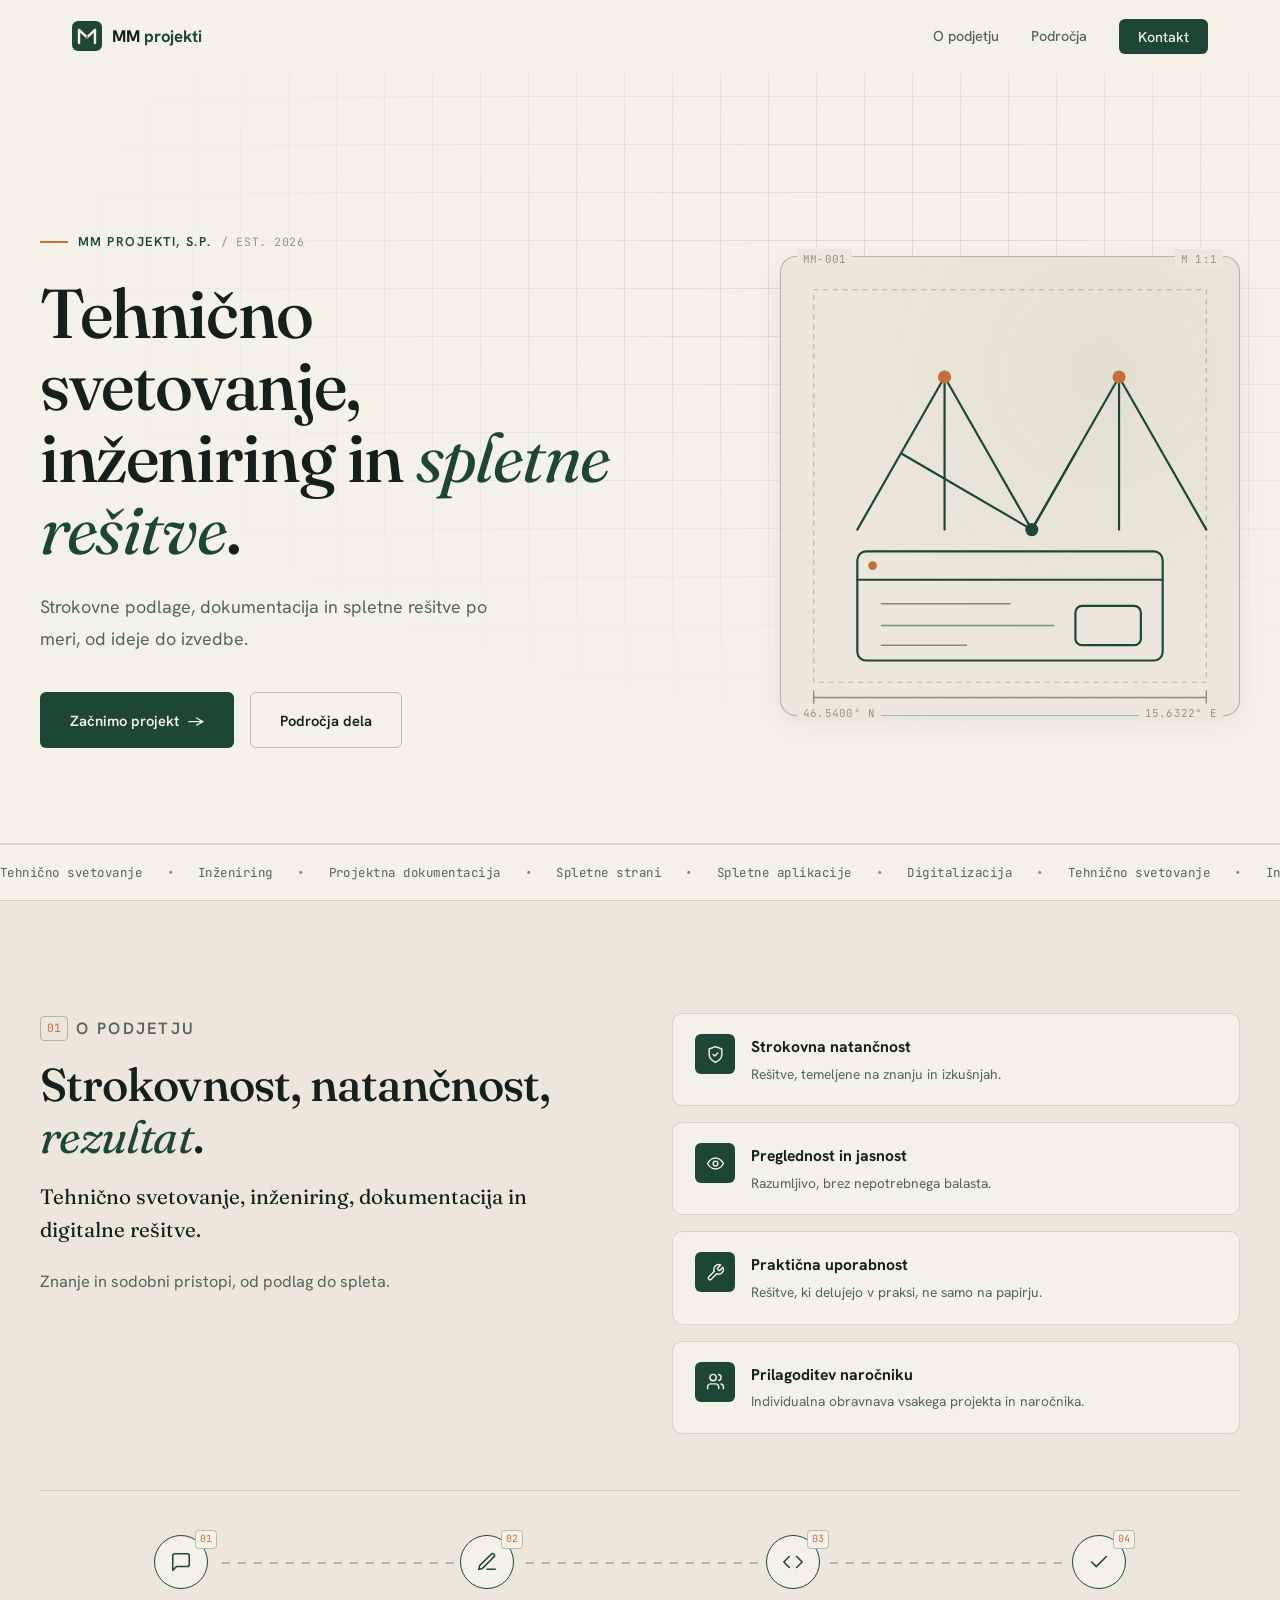
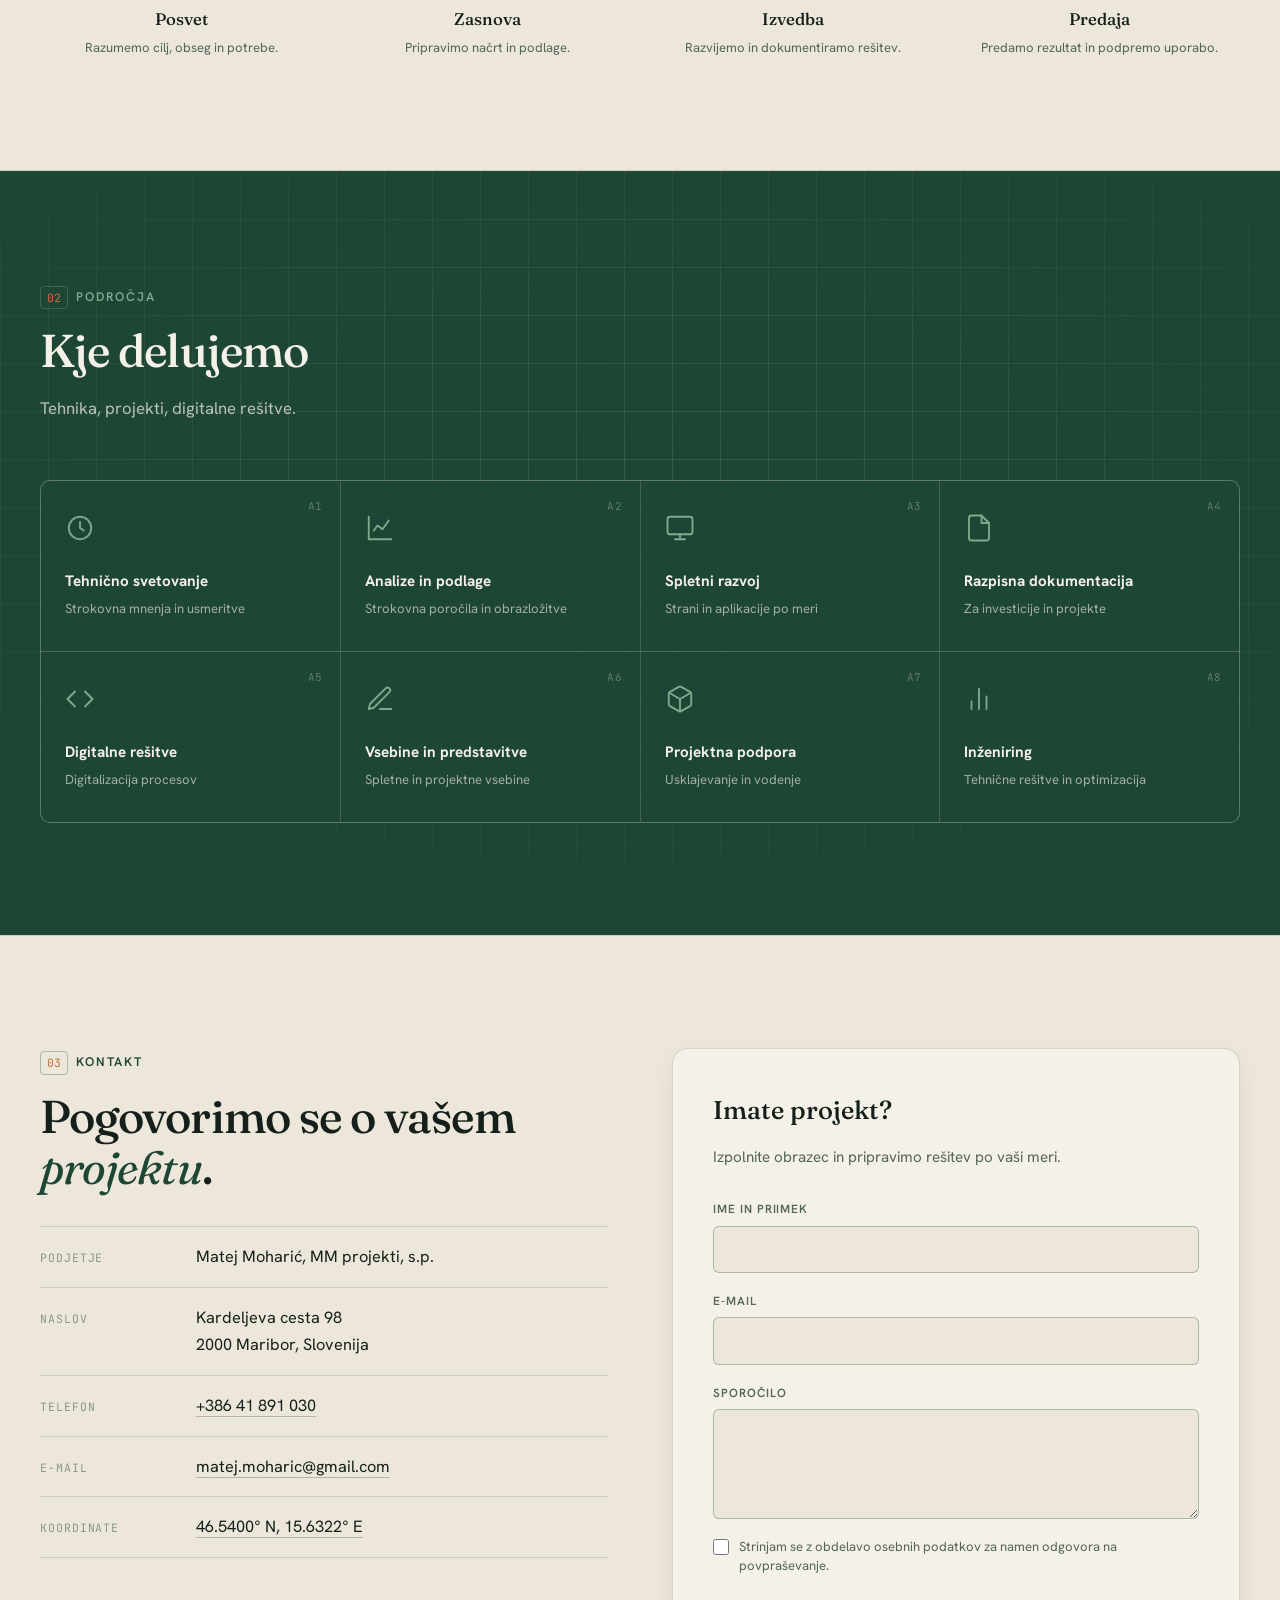
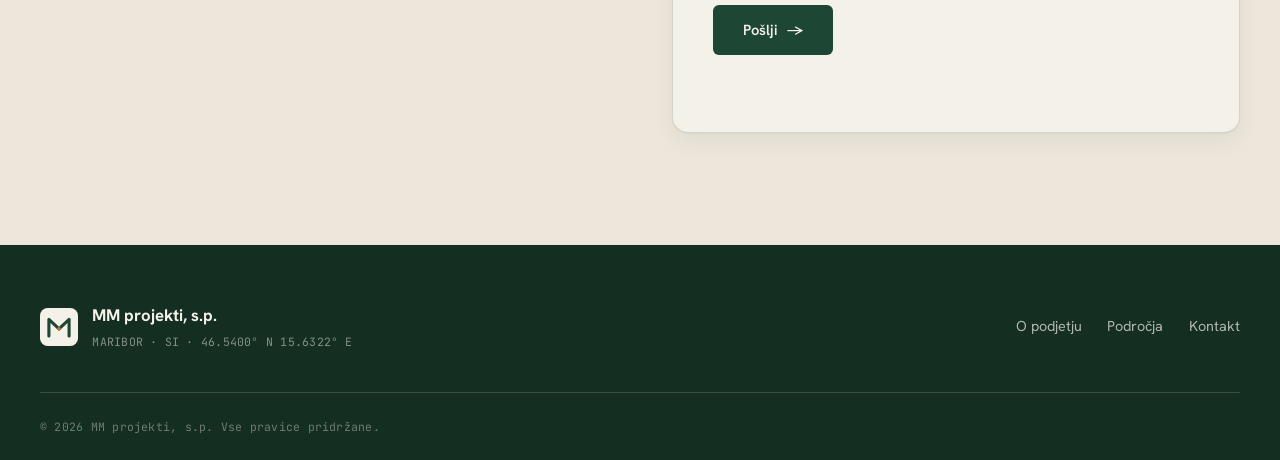
<file: index.html>
<!DOCTYPE html>
<html lang="sl">
<head>
    <meta charset="UTF-8">
    <meta name="viewport" content="width=device-width, initial-scale=1.0">

    <!-- SEO Meta Tags -->
    <title>MM projekti, s.p. | Tehnično svetovanje, inženiring in spletne rešitve, Maribor</title>
    <meta name="description" content="MM projekti, s.p.: strokovno tehnično svetovanje, inženirske storitve, priprava projektne dokumentacije ter razvoj spletnih strani in aplikacij po meri. Maribor, Slovenija.">
    <meta name="keywords" content="tehnično svetovanje, inženirske storitve, razvoj spletnih strani, spletne aplikacije, projektna dokumentacija, Maribor, Slovenija, MM projekti">
    <meta name="author" content="Matej Moharić, MM projekti, s.p.">
    <meta name="robots" content="index, follow">
    <meta name="theme-color" content="#1E4634">
    <link rel="canonical" href="https://m1984m.github.io/mm-projekti/">

    <!-- Icons -->
    <link rel="icon" type="image/svg+xml" href="assets/favicon.svg">
    <link rel="apple-touch-icon" href="assets/favicon.svg">

    <!-- Open Graph / Social -->
    <meta property="og:type" content="website">
    <meta property="og:title" content="MM projekti, s.p. | Tehnično svetovanje & spletne rešitve">
    <meta property="og:description" content="Strokovno tehnično svetovanje, inženirske storitve in razvoj spletnih rešitev po meri naročnika. Maribor.">
    <meta property="og:url" content="https://m1984m.github.io/mm-projekti/">
    <meta property="og:locale" content="sl_SI">
    <meta property="og:site_name" content="MM projekti">
    <meta property="og:image" content="https://m1984m.github.io/mm-projekti/assets/og-cover.png">
    <meta property="og:image:width" content="1200">
    <meta property="og:image:height" content="630">
    <meta name="twitter:card" content="summary_large_image">
    <meta name="twitter:title" content="MM projekti, s.p. | Tehnično svetovanje & spletne rešitve">
    <meta name="twitter:description" content="Strokovno tehnično svetovanje, inženirske storitve in razvoj spletnih rešitev po meri naročnika. Maribor.">
    <meta name="twitter:image" content="https://m1984m.github.io/mm-projekti/assets/og-cover.png">

    <!-- Structured Data / JSON-LD -->
    <script type="application/ld+json">
    {
      "@context": "https://schema.org",
      "@type": "ProfessionalService",
      "name": "MM projekti, s.p.",
      "legalName": "Matej Moharić, MM projekti, s.p.",
      "description": "Tehnično svetovanje, inženirske storitve, priprava projektne dokumentacije ter razvoj spletnih strani in aplikacij po meri naročnika.",
      "url": "https://m1984m.github.io/mm-projekti/",
      "telephone": "+386 41 891 030",
      "address": {
        "@type": "PostalAddress",
        "streetAddress": "Kardeljeva cesta 98",
        "addressLocality": "Maribor",
        "postalCode": "2000",
        "addressCountry": "SI"
      },
      "geo": { "@type": "GeoCoordinates", "latitude": 46.540039, "longitude": 15.6321971 },
      "foundingDate": "2026-02-13",
      "areaServed": { "@type": "Country", "name": "Slovenija" },
      "serviceType": ["Tehnično svetovanje", "Inženirske storitve", "Razvoj spletnih strani", "Razvoj spletnih aplikacij", "Priprava projektne dokumentacije"],
      "knowsAbout": ["Prometno inženirstvo", "Projektna dokumentacija", "Spletni razvoj", "Digitalizacija", "Tehnično svetovanje"],
      "isicV4": "7112"
    }
    </script>

    <!-- Fonts -->
    <link rel="preconnect" href="https://fonts.googleapis.com">
    <link rel="preconnect" href="https://fonts.gstatic.com" crossorigin>
    <link href="https://fonts.googleapis.com/css2?family=Fraunces:ital,opsz,wght@0,9..144,400..600;1,9..144,400..500&family=Hanken+Grotesk:wght@400;500;600;700&family=JetBrains+Mono:wght@400;500&display=swap" rel="stylesheet">

    <link rel="stylesheet" href="style.css">
</head>
<body>
    <a href="#main" class="skip-link">Preskoči na vsebino</a>

    <!-- Navigation -->
    <nav id="navbar">
        <div class="nav-inner">
            <a href="#" class="nav-logo" aria-label="MM projekti, domov">
                <svg class="nav-mark" viewBox="0 0 64 64" aria-hidden="true">
                    <rect width="64" height="64" rx="13" fill="#1E4634"/>
                    <path d="M15 47V19l17 16 17-16v28" fill="none" stroke="#F4F1E9" stroke-width="5.2" stroke-linecap="round" stroke-linejoin="round"/>
                    <circle cx="32" cy="35" r="3" fill="#C2703B"/>
                </svg>
                <span class="nav-word">MM <span>projekti</span></span>
            </a>
            <ul class="nav-links" id="navLinks">
                <li><a href="#o-podjetju">O podjetju</a></li>
                <li><a href="#podrocja">Področja</a></li>
                <li><a href="#kontakt" class="nav-cta">Kontakt</a></li>
            </ul>
            <button class="nav-toggle" id="navToggle" aria-label="Odpri meni" aria-expanded="false" aria-controls="navLinks">
                <span></span><span></span><span></span>
            </button>
        </div>
    </nav>

    <main id="main">
    <!-- Hero -->
    <header class="hero">
        <div class="blueprint-bg" aria-hidden="true"></div>
        <div class="hero-inner">
            <div class="hero-copy">
                <div class="hero-label">MM projekti, s.p. <span class="mono">/ EST. 2026</span></div>
                <h1>Tehnično svetovanje, inženiring in <em>spletne rešitve</em>.</h1>
                <p class="hero-desc">Strokovne podlage, dokumentacija in spletne rešitve po meri, od ideje do izvedbe.</p>
                <div class="hero-actions">
                    <a href="#kontakt" class="btn btn-primary">Začnimo projekt <span class="btn-arrow" aria-hidden="true">→</span></a>
                    <a href="#podrocja" class="btn btn-ghost">Področja dela</a>
                </div>
            </div>

            <div class="hero-plate" aria-hidden="true">
                <span class="plate-tag plate-tag--tl mono">MM-001</span>
                <span class="plate-tag plate-tag--tr mono">M 1:1</span>
                <span class="plate-tag plate-tag--bl mono">46.5400° N</span>
                <span class="plate-tag plate-tag--br mono">15.6322° E</span>
                <svg class="plate-svg" viewBox="0 0 420 420" fill="none" stroke-linecap="round" stroke-linejoin="round">
                    <!-- dimension frame -->
                    <rect class="bp bp-frame" x="30" y="30" width="360" height="360"/>
                    <!-- structural truss -->
                    <path class="bp bp-draw" d="M70 250 L150 110 L230 250 L310 110 L390 250" pathLength="1"/>
                    <line class="bp bp-draw" x1="150" y1="110" x2="150" y2="250" pathLength="1"/>
                    <line class="bp bp-draw" x1="310" y1="110" x2="310" y2="250" pathLength="1"/>
                    <line class="bp bp-draw" x1="110" y1="180" x2="230" y2="250" pathLength="1"/>
                    <line class="bp bp-draw" x1="270" y1="180" x2="230" y2="250" pathLength="1"/>
                    <!-- browser / web wireframe -->
                    <rect class="bp bp-draw" x="70" y="270" width="280" height="100" rx="8" pathLength="1"/>
                    <line class="bp bp-draw" x1="70" y1="296" x2="350" y2="296" pathLength="1"/>
                    <line class="bp bp-thin" x1="92" y1="318" x2="210" y2="318" pathLength="1"/>
                    <line class="bp bp-thin" x1="92" y1="338" x2="250" y2="338" pathLength="1"/>
                    <line class="bp bp-thin" x1="92" y1="356" x2="170" y2="356" pathLength="1"/>
                    <rect class="bp bp-draw" x="270" y="320" width="60" height="36" rx="6" pathLength="1"/>
                    <!-- nodes -->
                    <circle class="node" cx="150" cy="110" r="6"/>
                    <circle class="node" cx="310" cy="110" r="6"/>
                    <circle class="node node--ink" cx="230" cy="250" r="6"/>
                    <circle class="node dot-acc" cx="84" cy="283" r="4"/>
                    <!-- dimension ticks -->
                    <g class="bp bp-thin" opacity="0.6">
                        <line x1="30" y1="404" x2="390" y2="404"/>
                        <line x1="30" y1="398" x2="30" y2="410"/>
                        <line x1="390" y1="398" x2="390" y2="410"/>
                    </g>
                </svg>
            </div>
        </div>
        <div class="hero-ticker" aria-hidden="true">
            <div class="ticker-track">
                <span>Tehnično svetovanje</span><span>•</span><span>Inženiring</span><span>•</span><span>Projektna dokumentacija</span><span>•</span><span>Spletne strani</span><span>•</span><span>Spletne aplikacije</span><span>•</span><span>Digitalizacija</span><span>•</span>
                <span>Tehnično svetovanje</span><span>•</span><span>Inženiring</span><span>•</span><span>Projektna dokumentacija</span><span>•</span><span>Spletne strani</span><span>•</span><span>Spletne aplikacije</span><span>•</span><span>Digitalizacija</span><span>•</span>
            </div>
        </div>
    </header>

    <!-- O podjetju -->
    <section id="o-podjetju">
        <div class="section-inner">
            <div class="about-grid">
                <div class="about-text reveal">
                    <p class="section-label"><span class="mono">01</span> O podjetju</p>
                    <h2 class="section-title">Strokovnost, natančnost, <em>rezultat</em>.</h2>
                    <p class="lead">Tehnično svetovanje, inženiring, dokumentacija in digitalne rešitve.</p>
                    <p>Znanje in sodobni pristopi, od podlag do spleta.</p>
                </div>
                <div class="about-values reveal">
                    <div class="value-item">
                        <div class="value-icon">
                            <svg viewBox="0 0 24 24" aria-hidden="true"><path d="M12 22s8-4 8-10V5l-8-3-8 3v7c0 6 8 10 8 10z"/><path d="m9 12 2 2 4-4"/></svg>
                        </div>
                        <div><h4>Strokovna natančnost</h4><p>Rešitve, temeljene na znanju in izkušnjah.</p></div>
                    </div>
                    <div class="value-item">
                        <div class="value-icon">
                            <svg viewBox="0 0 24 24" aria-hidden="true"><path d="M2 12s3.5-7 10-7 10 7 10 7-3.5 7-10 7-10-7-10-7z"/><circle cx="12" cy="12" r="3"/></svg>
                        </div>
                        <div><h4>Preglednost in jasnost</h4><p>Razumljivo, brez nepotrebnega balasta.</p></div>
                    </div>
                    <div class="value-item">
                        <div class="value-icon">
                            <svg viewBox="0 0 24 24" aria-hidden="true"><path d="M14.7 6.3a1 1 0 0 0 0 1.4l1.6 1.6a1 1 0 0 0 1.4 0l3.77-3.77a6 6 0 0 1-7.94 7.94l-6.91 6.91a2.12 2.12 0 0 1-3-3l6.91-6.91a6 6 0 0 1 7.94-7.94l-3.76 3.76z"/></svg>
                        </div>
                        <div><h4>Praktična uporabnost</h4><p>Rešitve, ki delujejo v praksi, ne samo na papirju.</p></div>
                    </div>
                    <div class="value-item">
                        <div class="value-icon">
                            <svg viewBox="0 0 24 24" aria-hidden="true"><path d="M16 21v-2a4 4 0 0 0-4-4H6a4 4 0 0 0-4 4v2"/><circle cx="9" cy="7" r="4"/><path d="M22 21v-2a4 4 0 0 0-3-3.87"/><path d="M16 3.13a4 4 0 0 1 0 7.75"/></svg>
                        </div>
                        <div><h4>Prilagoditev naročniku</h4><p>Individualna obravnava vsakega projekta in naročnika.</p></div>
                    </div>
                </div>
            </div>

            <div class="process reveal">
                <div class="process-line" aria-hidden="true"></div>
                <div class="process-step">
                    <div class="process-node">
                        <svg viewBox="0 0 24 24" aria-hidden="true"><path d="M21 15a2 2 0 0 1-2 2H7l-4 4V5a2 2 0 0 1 2-2h14a2 2 0 0 1 2 2z"/></svg>
                        <span class="process-idx mono">01</span>
                    </div>
                    <h4>Posvet</h4>
                    <p>Razumemo cilj, obseg in potrebe.</p>
                </div>
                <div class="process-step">
                    <div class="process-node">
                        <svg viewBox="0 0 24 24" aria-hidden="true"><path d="M12 20h9"/><path d="M16.5 3.5a2.1 2.1 0 0 1 3 3L7 19l-4 1 1-4z"/></svg>
                        <span class="process-idx mono">02</span>
                    </div>
                    <h4>Zasnova</h4>
                    <p>Pripravimo načrt in podlage.</p>
                </div>
                <div class="process-step">
                    <div class="process-node">
                        <svg viewBox="0 0 24 24" aria-hidden="true"><polyline points="16 18 22 12 16 6"/><polyline points="8 6 2 12 8 18"/></svg>
                        <span class="process-idx mono">03</span>
                    </div>
                    <h4>Izvedba</h4>
                    <p>Razvijemo in dokumentiramo rešitev.</p>
                </div>
                <div class="process-step">
                    <div class="process-node">
                        <svg viewBox="0 0 24 24" aria-hidden="true"><path d="M20 6 9 17l-5-5"/></svg>
                        <span class="process-idx mono">04</span>
                    </div>
                    <h4>Predaja</h4>
                    <p>Predamo rezultat in podpremo uporabo.</p>
                </div>
            </div>
        </div>
    </section>

    <!-- Področja dela -->
    <section id="podrocja">
        <div class="blueprint-bg blueprint-bg--dark" aria-hidden="true"></div>
        <div class="section-inner">
            <div class="section-head reveal">
                <p class="section-label"><span class="mono">02</span> Področja</p>
                <h2 class="section-title">Kje delujemo</h2>
                <p class="section-desc">Tehnika, projekti, digitalne rešitve.</p>
            </div>

            <div class="areas-grid">
                <div class="area-item reveal">
                    <svg viewBox="0 0 24 24" aria-hidden="true"><circle cx="12" cy="12" r="9"/><path d="M12 7v5l3 2"/></svg>
                    <h4>Tehnično svetovanje</h4><p>Strokovna mnenja in usmeritve</p>
                    <span class="area-idx mono">A1</span>
                </div>
                <div class="area-item reveal">
                    <svg viewBox="0 0 24 24" aria-hidden="true"><path d="M3 3v18h18"/><path d="m7 14 3-4 4 3 5-7"/></svg>
                    <h4>Analize in podlage</h4><p>Strokovna poročila in obrazložitve</p>
                    <span class="area-idx mono">A2</span>
                </div>
                <div class="area-item reveal">
                    <svg viewBox="0 0 24 24" aria-hidden="true"><rect x="2" y="3" width="20" height="14" rx="2"/><line x1="8" y1="21" x2="16" y2="21"/><line x1="12" y1="17" x2="12" y2="21"/></svg>
                    <h4>Spletni razvoj</h4><p>Strani in aplikacije po meri</p>
                    <span class="area-idx mono">A3</span>
                </div>
                <div class="area-item reveal">
                    <svg viewBox="0 0 24 24" aria-hidden="true"><path d="M14 2H6a2 2 0 0 0-2 2v16a2 2 0 0 0 2 2h12a2 2 0 0 0 2-2V8z"/><polyline points="14 2 14 8 20 8"/></svg>
                    <h4>Razpisna dokumentacija</h4><p>Za investicije in projekte</p>
                    <span class="area-idx mono">A4</span>
                </div>
                <div class="area-item reveal">
                    <svg viewBox="0 0 24 24" aria-hidden="true"><polyline points="16 18 22 12 16 6"/><polyline points="8 6 2 12 8 18"/></svg>
                    <h4>Digitalne rešitve</h4><p>Digitalizacija procesov</p>
                    <span class="area-idx mono">A5</span>
                </div>
                <div class="area-item reveal">
                    <svg viewBox="0 0 24 24" aria-hidden="true"><path d="M12 20h9"/><path d="M16.5 3.5a2.1 2.1 0 0 1 3 3L7 19l-4 1 1-4z"/></svg>
                    <h4>Vsebine in predstavitve</h4><p>Spletne in projektne vsebine</p>
                    <span class="area-idx mono">A6</span>
                </div>
                <div class="area-item reveal">
                    <svg viewBox="0 0 24 24" aria-hidden="true"><path d="M21 16V8a2 2 0 0 0-1-1.73l-7-4a2 2 0 0 0-2 0l-7 4A2 2 0 0 0 3 8v8a2 2 0 0 0 1 1.73l7 4a2 2 0 0 0 2 0l7-4A2 2 0 0 0 21 16z"/><path d="m3.3 7 8.7 5 8.7-5M12 22V12"/></svg>
                    <h4>Projektna podpora</h4><p>Usklajevanje in vodenje</p>
                    <span class="area-idx mono">A7</span>
                </div>
                <div class="area-item reveal">
                    <svg viewBox="0 0 24 24" aria-hidden="true"><path d="M18 20V10M12 20V4M6 20v-6"/></svg>
                    <h4>Inženiring</h4><p>Tehnične rešitve in optimizacija</p>
                    <span class="area-idx mono">A8</span>
                </div>
            </div>
        </div>
    </section>

    <!-- Kontakt -->
    <section id="kontakt">
        <div class="section-inner">
            <div class="contact-grid">
                <div class="contact-info reveal">
                    <p class="section-label"><span class="mono">03</span> Kontakt</p>
                    <h2 class="section-title">Pogovorimo se o&nbsp;vašem <em>projektu</em>.</h2>
                    <dl class="contact-sheet">
                        <div><dt class="mono">PODJETJE</dt><dd>Matej Moharić, MM projekti, s.p.</dd></div>
                        <div><dt class="mono">NASLOV</dt><dd>Kardeljeva cesta 98<br>2000 Maribor, Slovenija</dd></div>
                        <div><dt class="mono">TELEFON</dt><dd><a href="tel:+38641891030">+386 41 891 030</a></dd></div>
                        <div><dt class="mono">E-MAIL</dt><dd><a href="mailto:matej.moharic@gmail.com">matej.moharic@gmail.com</a></dd></div>
                        <div><dt class="mono">KOORDINATE</dt><dd><a href="https://www.google.com/maps?q=46.540039,15.6321971" target="_blank" rel="noopener">46.5400° N, 15.6322° E</a></dd></div>
                    </dl>
                </div>
                <div class="contact-cta reveal">
                    <h3>Imate projekt?</h3>
                    <p>Izpolnite obrazec in pripravimo rešitev po vaši meri.</p>
                    <form class="contact-form" id="contactForm" action="https://formspree.io/f/mlgaebav" method="POST" novalidate>
                        <div class="field">
                            <label for="name">Ime in priimek</label>
                            <input type="text" id="name" name="name" autocomplete="name" required>
                        </div>
                        <div class="field">
                            <label for="email">E-mail</label>
                            <input type="email" id="email" name="email" autocomplete="email" required>
                        </div>
                        <div class="field">
                            <label for="message">Sporočilo</label>
                            <textarea id="message" name="message" rows="4" required></textarea>
                        </div>
                        <!-- honeypot -->
                        <div class="hp" aria-hidden="true">
                            <label for="company">Podjetje (ne izpolnjujte)</label>
                            <input type="text" id="company" name="_gotcha" tabindex="-1" autocomplete="off">
                        </div>
                        <label class="consent">
                            <input type="checkbox" id="consent" name="consent" required>
                            <span>Strinjam se z obdelavo osebnih podatkov za namen odgovora na povpraševanje.</span>
                        </label>
                        <button type="submit" class="btn btn-primary">Pošlji <span class="btn-arrow" aria-hidden="true">→</span></button>
                        <p class="form-status" id="formStatus" role="status" aria-live="polite"></p>
                    </form>
                </div>
            </div>
        </div>
    </section>
    </main>

    <!-- Footer -->
    <footer>
        <div class="footer-inner">
            <div class="footer-brand">
                <svg class="nav-mark" viewBox="0 0 64 64" aria-hidden="true">
                    <rect width="64" height="64" rx="13" fill="#F4F1E9"/>
                    <path d="M15 47V19l17 16 17-16v28" fill="none" stroke="#1E4634" stroke-width="5.2" stroke-linecap="round" stroke-linejoin="round"/>
                    <circle cx="32" cy="35" r="3" fill="#C2703B"/>
                </svg>
                <div>
                    <p class="footer-name">MM projekti, s.p.</p>
                    <p class="footer-sig mono">MARIBOR · SI · 46.5400° N 15.6322° E</p>
                </div>
            </div>
            <div class="footer-links">
                <a href="#o-podjetju">O podjetju</a>
                <a href="#podrocja">Področja</a>
                <a href="#kontakt">Kontakt</a>
            </div>
        </div>
        <div class="footer-bottom">
            <p class="mono">© 2026 MM projekti, s.p. Vse pravice pridržane.</p>
        </div>
    </footer>

    <script src="script.js"></script>
</body>
</html>
</file>
<file: style.css>
/* ============================================================
   MM projekti — "Načrt" (Blueprint) design system
   Paper · pine ink · terracotta accent · technical annotations
   ============================================================ */

:root {
    --paper:        #F4F1E9;
    --paper-2:      #ECE7DA;
    --paper-3:      #E3DDCB;
    --ink:          #15201A;
    --ink-soft:     #54655A;
    --ink-faint:    #8A9789;
    --pine:         #1E4634;
    --pine-2:       #2D5A3D;
    --pine-deep:    #142E22;
    --moss:         #7FA98C;
    --accent:       #C2703B;   /* terracotta */
    --accent-2:     #A85A2C;
    --line:         rgba(30, 70, 52, 0.16);
    --line-strong:  rgba(30, 70, 52, 0.30);
    --line-light:   rgba(244, 241, 233, 0.16);

    --serif: 'Fraunces', Georgia, 'Times New Roman', serif;
    --sans:  'Hanken Grotesk', system-ui, -apple-system, sans-serif;
    --mono:  'JetBrains Mono', ui-monospace, 'Courier New', monospace;

    --r-sm: 6px;
    --r:    10px;
    --r-lg: 16px;

    --shadow:    0 1px 2px rgba(20,32,26,.04), 0 8px 24px rgba(20,32,26,.06);
    --shadow-lg: 0 2px 4px rgba(20,32,26,.05), 0 18px 48px rgba(20,32,26,.12);

    --maxw: 1200px;
    --ease: cubic-bezier(.22,.61,.36,1);
}

* { margin: 0; padding: 0; box-sizing: border-box; }

html { scroll-behavior: smooth; font-size: 16px; -webkit-text-size-adjust: 100%; }

body {
    font-family: var(--sans);
    background: var(--paper);
    color: var(--ink);
    line-height: 1.7;
    -webkit-font-smoothing: antialiased;
    text-rendering: optimizeLegibility;
    overflow-x: hidden;
}

::selection { background: var(--accent); color: var(--paper); }

a { color: inherit; }

.mono {
    font-family: var(--mono);
    font-weight: 400;
    letter-spacing: 0.02em;
    font-feature-settings: "tnum" 1;
}

/* --- Accessibility helpers --- */
.skip-link {
    position: fixed;
    top: -60px; left: 12px;
    z-index: 200;
    background: var(--pine);
    color: var(--paper);
    padding: .6rem 1.1rem;
    border-radius: var(--r-sm);
    font-size: .85rem;
    text-decoration: none;
    transition: top .2s var(--ease);
}
.skip-link:focus { top: 12px; }

:focus-visible {
    outline: 2px solid var(--accent);
    outline-offset: 3px;
    border-radius: 3px;
}

/* ============================================================
   NAV
   ============================================================ */
#navbar {
    position: fixed;
    top: 0; left: 0; right: 0;
    z-index: 100;
    background: rgba(244, 241, 233, 0.82);
    backdrop-filter: blur(16px) saturate(1.2);
    -webkit-backdrop-filter: blur(16px) saturate(1.2);
    border-bottom: 1px solid transparent;
    transition: border-color .3s var(--ease), background .3s var(--ease);
}
#navbar.scrolled {
    border-bottom-color: var(--line);
    background: rgba(244, 241, 233, 0.92);
}

.nav-inner {
    max-width: var(--maxw);
    margin: 0 auto;
    padding: 0 2rem;
    display: flex;
    justify-content: space-between;
    align-items: center;
    height: 72px;
}

.nav-logo {
    display: inline-flex;
    align-items: center;
    gap: .65rem;
    text-decoration: none;
    color: var(--ink);
}
.nav-mark { width: 30px; height: 30px; display: block; }
.nav-word {
    font-family: var(--sans);
    font-weight: 700;
    font-size: 1.05rem;
    letter-spacing: -0.01em;
}
.nav-word span { color: var(--pine); }

.nav-links {
    display: flex;
    align-items: center;
    gap: 2rem;
    list-style: none;
}
.nav-links a {
    text-decoration: none;
    color: var(--ink-soft);
    font-size: .9rem;
    font-weight: 500;
    transition: color .2s var(--ease);
    position: relative;
}
.nav-links a:not(.nav-cta)::after {
    content: '';
    position: absolute;
    left: 0; bottom: -6px;
    width: 100%; height: 1.5px;
    background: var(--pine);
    transform: scaleX(0);
    transform-origin: left;
    transition: transform .3s var(--ease);
}
.nav-links a:not(.nav-cta):hover::after,
.nav-links a.active:not(.nav-cta)::after { transform: scaleX(1); }
.nav-links a:hover { color: var(--pine); }
.nav-links a.active { color: var(--pine); }

.nav-cta {
    background: var(--pine);
    color: var(--paper) !important;
    padding: .55rem 1.2rem;
    border-radius: var(--r-sm);
    transition: background .2s var(--ease), transform .2s var(--ease);
}
.nav-cta:hover { background: var(--pine-2); transform: translateY(-1px); }

.nav-toggle {
    display: none;
    background: none; border: none; cursor: pointer;
    width: 30px; height: 22px; position: relative;
}
.nav-toggle span {
    display: block; width: 100%; height: 2px;
    background: var(--ink); position: absolute; left: 0;
    transition: transform .3s var(--ease), opacity .2s var(--ease), top .3s var(--ease);
}
.nav-toggle span:nth-child(1) { top: 0; }
.nav-toggle span:nth-child(2) { top: 10px; }
.nav-toggle span:nth-child(3) { top: 20px; }
.nav-toggle[aria-expanded="true"] span:nth-child(1) { top: 10px; transform: rotate(45deg); }
.nav-toggle[aria-expanded="true"] span:nth-child(2) { opacity: 0; }
.nav-toggle[aria-expanded="true"] span:nth-child(3) { top: 10px; transform: rotate(-45deg); }

/* ============================================================
   BLUEPRINT BACKGROUND
   ============================================================ */
.blueprint-bg {
    position: absolute; inset: 0;
    pointer-events: none;
    background-image:
        linear-gradient(var(--line) 1px, transparent 1px),
        linear-gradient(90deg, var(--line) 1px, transparent 1px);
    background-size: 48px 48px;
    -webkit-mask-image: radial-gradient(ellipse 90% 70% at 70% 30%, #000 0%, transparent 75%);
            mask-image: radial-gradient(ellipse 90% 70% at 70% 30%, #000 0%, transparent 75%);
    opacity: .8;
}
.blueprint-bg--dark {
    background-image:
        linear-gradient(var(--line-light) 1px, transparent 1px),
        linear-gradient(90deg, var(--line-light) 1px, transparent 1px);
    -webkit-mask-image: radial-gradient(ellipse 100% 80% at 50% 40%, #000 0%, transparent 80%);
            mask-image: radial-gradient(ellipse 100% 80% at 50% 40%, #000 0%, transparent 80%);
}

/* ============================================================
   HERO
   ============================================================ */
.hero {
    position: relative;
    min-height: 100vh;
    display: flex;
    flex-direction: column;
    justify-content: center;
    padding: 128px 2rem 0;
    overflow: hidden;
}
.hero::after {
    content: '';
    position: absolute; bottom: 56px; left: 0; right: 0;
    height: 1px; background: var(--line);
}
.hero-inner {
    max-width: var(--maxw);
    margin: 0 auto;
    width: 100%;
    display: grid;
    grid-template-columns: 1.05fr .95fr;
    gap: 3rem;
    align-items: center;
    flex: 1;
    padding-bottom: 56px;
}

.hero-label {
    display: inline-flex;
    align-items: center;
    gap: .6rem;
    font-size: .8rem;
    font-weight: 600;
    text-transform: uppercase;
    letter-spacing: .12em;
    color: var(--pine);
    margin-bottom: 1.6rem;
}
.hero-label::before {
    content: ''; width: 28px; height: 2px; background: var(--accent);
}
.hero-label .mono {
    color: var(--ink-faint);
    text-transform: none;
    font-size: .72rem;
    letter-spacing: .05em;
}

.hero h1 {
    font-family: var(--serif);
    font-optical-sizing: auto;
    font-size: clamp(2.6rem, 5.4vw, 4.6rem);
    line-height: 1.04;
    font-weight: 500;
    letter-spacing: -0.02em;
    margin-bottom: 1.6rem;
}
.hero h1 em { font-style: italic; font-weight: 400; color: var(--pine); }

.hero-desc {
    font-size: 1.12rem;
    color: var(--ink-soft);
    max-width: 460px;
    line-height: 1.75;
    margin-bottom: 2.4rem;
}

.hero-actions { display: flex; gap: 1rem; align-items: center; flex-wrap: wrap; }

/* Hero plate (blueprint illustration) */
.hero-plate {
    position: relative;
    aspect-ratio: 1 / 1;
    width: 100%;
    max-width: 460px;
    margin-left: auto;
    border: 1px solid var(--line-strong);
    border-radius: var(--r-lg);
    background:
        radial-gradient(circle at 70% 25%, rgba(45,90,61,.05), transparent 60%),
        var(--paper-2);
    box-shadow: var(--shadow);
}
.plate-svg {
    position: absolute; inset: 0;
    width: 100%; height: 100%;
}
.plate-svg .bp { stroke: var(--pine); fill: none; }
.plate-svg .bp-frame { stroke: var(--line-strong); stroke-width: 1; stroke-dasharray: 4 5; }
.plate-svg .bp-draw  { stroke-width: 2; }
.plate-svg .bp-thin  { stroke: var(--pine); stroke-width: 1.4; opacity: .55; }
.plate-svg .node { fill: var(--accent); }
.plate-svg .node--ink { fill: var(--pine); }
.plate-svg .dot-acc { fill: var(--accent); }

.plate-tag {
    position: absolute;
    font-size: .68rem;
    color: var(--ink-faint);
    background: var(--paper-2);
    padding: 1px 6px;
}
.plate-tag--tl { top: -8px; left: 16px; }
.plate-tag--tr { top: -8px; right: 16px; }
.plate-tag--bl { bottom: -8px; left: 16px; }
.plate-tag--br { bottom: -8px; right: 16px; }

/* draw-in animation */
.js .plate-svg .bp-draw,
.js .plate-svg .bp-thin {
    stroke-dasharray: 1; stroke-dashoffset: 1;
}
.hero-plate.drawn .bp-draw,
.hero-plate.drawn .bp-thin {
    animation: drawIn 1.4s var(--ease) forwards;
}
.hero-plate.drawn .node { animation: popIn .5s var(--ease) backwards; }
.js .hero-plate .node { opacity: 0; }
.hero-plate.drawn .node { opacity: 1; }
@keyframes drawIn { to { stroke-dashoffset: 0; } }
@keyframes popIn { from { opacity: 0; transform: scale(0); } to { opacity: 1; transform: scale(1); } }

/* Hero ticker */
.hero-ticker {
    position: absolute;
    bottom: 0; left: 0; right: 0;
    height: 56px;
    display: flex;
    align-items: center;
    border-top: 1px solid var(--line);
    overflow: hidden;
    background: var(--paper);
}
.ticker-track {
    display: flex;
    gap: 1.5rem;
    white-space: nowrap;
    font-family: var(--mono);
    font-size: .78rem;
    letter-spacing: .04em;
    color: var(--ink-soft);
    animation: ticker 34s linear infinite;
    will-change: transform;
}
.ticker-track span:nth-child(even) { color: var(--accent); }
@keyframes ticker { from { transform: translateX(0); } to { transform: translateX(-50%); } }

/* ============================================================
   GENERIC SECTION
   ============================================================ */
section { padding: 112px 2rem; position: relative; }
.section-inner { max-width: var(--maxw); margin: 0 auto; position: relative; }

.section-head { max-width: 620px; margin-bottom: 3.5rem; }
.section-label {
    display: inline-flex; align-items: center; gap: .5rem;
    font-size: .78rem; font-weight: 600;
    text-transform: uppercase; letter-spacing: .14em;
    color: var(--pine);
    margin-bottom: 1rem;
}
.section-label .mono {
    color: var(--accent);
    font-size: .72rem;
    border: 1px solid var(--line-strong);
    padding: 1px 6px; border-radius: 4px;
}
.section-title {
    font-family: var(--serif);
    font-optical-sizing: auto;
    font-size: clamp(1.9rem, 3.6vw, 2.9rem);
    line-height: 1.12;
    font-weight: 500;
    letter-spacing: -0.02em;
    margin-bottom: 1.1rem;
}
.section-title em { font-style: italic; font-weight: 400; color: var(--pine); }
.section-desc { color: var(--ink-soft); font-size: 1.05rem; line-height: 1.75; }

/* ============================================================
   BUTTONS
   ============================================================ */
.btn {
    display: inline-flex; align-items: center; gap: .55rem;
    padding: .9rem 1.8rem;
    font-family: var(--sans);
    font-size: .92rem; font-weight: 600;
    text-decoration: none;
    border-radius: var(--r-sm);
    border: 1px solid transparent;
    cursor: pointer;
    transition: background .25s var(--ease), color .25s var(--ease), transform .2s var(--ease), box-shadow .25s var(--ease), border-color .25s var(--ease);
}
.btn-primary { background: var(--pine); color: var(--paper); }
.btn-primary:hover { background: var(--pine-2); transform: translateY(-2px); box-shadow: 0 8px 24px rgba(30,70,52,.28); }
.btn-ghost { background: transparent; color: var(--ink); border-color: var(--line-strong); }
.btn-ghost:hover { border-color: var(--pine); color: var(--pine); }
.btn-arrow { transition: transform .2s var(--ease); }
.btn:hover .btn-arrow { transform: translateX(4px); }

/* ============================================================
   O PODJETJU
   ============================================================ */
#o-podjetju { background: var(--paper-2); border-top: 1px solid var(--line); border-bottom: 1px solid var(--line); }
.about-grid { display: grid; grid-template-columns: 1fr 1fr; gap: 4rem; align-items: start; }
.about-text .lead {
    font-family: var(--serif); font-size: 1.3rem; line-height: 1.55;
    color: var(--ink); font-weight: 400; margin: .4rem 0 1.3rem;
}
.about-text p { color: var(--ink-soft); font-size: 1.02rem; line-height: 1.8; }
.about-text .section-title { margin-bottom: 1.2rem; }

.about-values { display: grid; gap: 1rem; }
.value-item {
    display: flex; align-items: flex-start; gap: 1rem;
    padding: 1.25rem 1.4rem;
    background: var(--paper);
    border: 1px solid var(--line);
    border-radius: var(--r);
    transition: border-color .25s var(--ease), box-shadow .25s var(--ease), transform .25s var(--ease);
}
.value-item:hover { border-color: var(--pine); box-shadow: var(--shadow); transform: translateY(-2px); }
.value-icon {
    width: 40px; height: 40px; flex-shrink: 0;
    background: var(--pine); border-radius: var(--r-sm);
    display: flex; align-items: center; justify-content: center;
}
.value-icon svg { width: 19px; height: 19px; stroke: var(--paper); fill: none; stroke-width: 1.8; stroke-linecap: round; stroke-linejoin: round; }
.value-item h4 { font-size: .98rem; font-weight: 700; margin-bottom: .2rem; }
.value-item p { font-size: .86rem; color: var(--ink-soft); line-height: 1.55; }

/* --- Process timeline --- */
.process {
    position: relative;
    margin-top: 3.5rem;
    padding-top: 2.75rem;
    border-top: 1px solid var(--line);
    display: grid;
    grid-template-columns: repeat(4, 1fr);
    gap: 1.5rem;
}
.process-line {
    position: absolute;
    top: calc(2.75rem + 27px);
    left: 12.5%; right: 12.5%;
    height: 2px;
    background-image: linear-gradient(90deg, var(--line-strong) 0 8px, transparent 8px 16px);
    background-size: 16px 2px;
}
.process-step { position: relative; text-align: center; padding: 0 .5rem; }
.process-node {
    position: relative;
    width: 54px; height: 54px;
    margin: 0 auto 1rem;
    border-radius: 50%;
    background: var(--paper);
    border: 1.5px solid var(--pine);
    display: flex; align-items: center; justify-content: center;
    box-shadow: 0 0 0 6px var(--paper-2);
    transition: background .3s var(--ease), transform .3s var(--ease);
}
.process-step:hover .process-node { background: var(--pine); transform: translateY(-3px); }
.process-node svg { width: 22px; height: 22px; stroke: var(--pine); fill: none; stroke-width: 1.7; stroke-linecap: round; stroke-linejoin: round; transition: stroke .3s var(--ease); }
.process-step:hover .process-node svg { stroke: var(--paper); }
.process-idx {
    position: absolute; top: -6px; right: -10px;
    font-size: .62rem; color: var(--accent);
    background: var(--paper); padding: 0 4px;
    border: 1px solid var(--line-strong); border-radius: 4px;
}
.process-step h4 { font-family: var(--serif); font-size: 1.05rem; font-weight: 500; margin-bottom: .3rem; }
.process-step p { font-size: .82rem; color: var(--ink-soft); line-height: 1.5; }

/* ============================================================
   PODROCJA — dark
   ============================================================ */
#podrocja { background: var(--pine); color: var(--paper); overflow: hidden; }
#podrocja .section-label { color: var(--moss); }
#podrocja .section-label .mono { color: var(--accent); border-color: var(--line-light); }
#podrocja .section-title { color: var(--paper); }
#podrocja .section-title em { color: var(--moss); }
#podrocja .section-desc { color: rgba(244,241,233,.72); }

.areas-grid { display: grid; grid-template-columns: repeat(4, 1fr); gap: 1px; background: var(--line-light); border: 1px solid var(--line-light); border-radius: var(--r); overflow: hidden; }
.area-item {
    position: relative;
    padding: 2rem 1.5rem;
    background: var(--pine);
    transition: background .3s var(--ease);
}
.area-item:hover { background: var(--pine-deep); }
.area-item svg { width: 30px; height: 30px; stroke: var(--moss); fill: none; stroke-width: 1.5; stroke-linecap: round; stroke-linejoin: round; margin-bottom: 1.1rem; transition: stroke .3s var(--ease); }
.area-item:hover svg { stroke: var(--accent); }
.area-item h4 { font-size: .95rem; font-weight: 700; margin-bottom: .3rem; color: var(--paper); }
.area-item p { font-size: .82rem; color: rgba(244,241,233,.62); line-height: 1.5; }
.area-idx {
    position: absolute; top: 1rem; right: 1.1rem;
    font-size: .68rem; color: rgba(244,241,233,.3);
}

/* ============================================================
   KONTAKT
   ============================================================ */
#kontakt { background: var(--paper-2); border-top: 1px solid var(--line); }
.contact-grid { display: grid; grid-template-columns: 1fr 1fr; gap: 4rem; align-items: start; }
.contact-info .section-title { margin-bottom: 2rem; }

.contact-sheet { display: grid; gap: 0; border-top: 1px solid var(--line); }
.contact-sheet > div {
    display: grid; grid-template-columns: 140px 1fr;
    gap: 1rem; align-items: baseline;
    padding: 1rem 0; border-bottom: 1px solid var(--line);
}
.contact-sheet dt { font-size: .72rem; color: var(--ink-faint); letter-spacing: .08em; }
.contact-sheet dd { font-size: 1.02rem; color: var(--ink); }
.contact-sheet a { color: var(--ink); text-decoration: none; border-bottom: 1px solid var(--line-strong); transition: color .2s var(--ease), border-color .2s var(--ease); }
.contact-sheet a:hover { color: var(--pine); border-color: var(--pine); }

.contact-cta {
    padding: 2.5rem;
    background: var(--paper);
    border: 1px solid var(--line);
    border-radius: var(--r-lg);
    box-shadow: var(--shadow);
}
.contact-cta h3 { font-family: var(--serif); font-size: 1.6rem; font-weight: 500; margin-bottom: .8rem; }
.contact-cta > p { color: var(--ink-soft); font-size: .95rem; line-height: 1.65; margin-bottom: 1.8rem; }

.contact-form { display: flex; flex-direction: column; gap: 1.1rem; }
.field { display: flex; flex-direction: column; }
.contact-form label {
    font-size: .74rem; font-weight: 600;
    text-transform: uppercase; letter-spacing: .08em;
    color: var(--ink-soft); margin-bottom: .4rem;
}
.contact-form input,
.contact-form textarea {
    width: 100%; padding: .8rem 1rem;
    font-family: var(--sans); font-size: .95rem; color: var(--ink);
    background: var(--paper-2);
    border: 1px solid var(--line-strong);
    border-radius: var(--r-sm);
    transition: border-color .2s var(--ease), box-shadow .2s var(--ease), background .2s var(--ease);
    outline: none;
}
.contact-form input:focus,
.contact-form textarea:focus {
    border-color: var(--pine); background: var(--paper);
    box-shadow: 0 0 0 3px rgba(30,70,52,.12);
}
.contact-form textarea { resize: vertical; min-height: 110px; }

.hp { position: absolute; left: -9999px; width: 1px; height: 1px; overflow: hidden; }

.consent {
    display: flex !important; align-items: flex-start; gap: .6rem;
    text-transform: none !important; letter-spacing: 0 !important;
    font-weight: 400 !important; font-size: .82rem !important;
    color: var(--ink-soft) !important; line-height: 1.5; cursor: pointer;
}
.consent input { width: 16px; height: 16px; margin-top: .15rem; flex-shrink: 0; accent-color: var(--pine); }

.contact-form .btn-primary { align-self: flex-start; margin-top: .3rem; }

.form-status { font-size: .88rem; margin-top: .2rem; min-height: 1.2em; }
.form-status.ok  { color: var(--pine); font-weight: 600; }
.form-status.err { color: var(--accent-2); font-weight: 600; }

/* ============================================================
   FOOTER
   ============================================================ */
footer { background: var(--pine-deep); color: var(--paper); padding: 3.5rem 2rem 1.5rem; }
.footer-inner {
    max-width: var(--maxw); margin: 0 auto;
    display: flex; justify-content: space-between; align-items: center;
    gap: 2rem; flex-wrap: wrap;
    padding-bottom: 2.5rem; border-bottom: 1px solid var(--line-light);
}
.footer-brand { display: flex; align-items: center; gap: .9rem; }
.footer-brand .nav-mark { width: 38px; height: 38px; }
.footer-name { font-weight: 700; font-size: 1.05rem; }
.footer-sig { font-size: .72rem; color: rgba(244,241,233,.5); margin-top: .15rem; }
.footer-links { display: flex; gap: 1.6rem; flex-wrap: wrap; }
.footer-links a { color: rgba(244,241,233,.7); text-decoration: none; font-size: .9rem; transition: color .2s var(--ease); }
.footer-links a:hover { color: var(--accent); }
.footer-bottom { max-width: var(--maxw); margin: 1.5rem auto 0; }
.footer-bottom p { font-size: .72rem; color: rgba(244,241,233,.4); }

/* ============================================================
   REVEAL ANIMATIONS (progressive enhancement)
   ============================================================ */
.js .reveal { opacity: 0; transform: translateY(28px); transition: opacity .7s var(--ease), transform .7s var(--ease); }
.js .reveal.visible { opacity: 1; transform: translateY(0); }

/* stagger within grids */
.js .areas-grid .reveal.visible,
.js .about-values .reveal.visible { transition-delay: var(--d, 0ms); }

/* ============================================================
   MOTION LAYER — entrances, floats, ambient graphics
   ============================================================ */
/* Hero staggered entrance */
.js .hero-copy > * { animation: heroUp .9s var(--ease) backwards; }
.js .hero-label   { animation-delay: .10s; }
.js .hero h1      { animation-delay: .22s; }
.js .hero-desc    { animation-delay: .40s; }
.js .hero-actions { animation-delay: .54s; }
@keyframes heroUp { from { opacity: 0; transform: translateY(26px); } to { opacity: 1; transform: none; } }

/* Hero plate gentle float (after draw-in) */
.js .hero-plate { animation: floatY 6.5s ease-in-out 1.8s infinite; }

/* Ambient grid drift */
.js .blueprint-bg { animation: gridDrift 38s linear infinite; }
.js .blueprint-bg--dark { animation: gridDrift 52s linear infinite reverse; }
@keyframes gridDrift { from { background-position: 0 0, 0 0; } to { background-position: 48px 48px, 48px 48px; } }

/* Float keyframe (shared) */
@keyframes floatY { 0%, 100% { transform: translateY(0); } 50% { transform: translateY(-10px); } }

/* Process connector draws in on reveal */
.js .process-line { transform: scaleX(0); transform-origin: left; transition: transform 1s var(--ease) .25s; }
.js .process.visible .process-line { transform: scaleX(1); }

/* Area icon lift */
.area-item svg { transition: stroke .3s var(--ease), transform .3s var(--ease); }
.area-item:hover svg { transform: translateY(-3px) scale(1.06); }

/* ============================================================
   RESPONSIVE
   ============================================================ */
@media (max-width: 1024px) {
    .hero-inner { grid-template-columns: 1fr; gap: 2.5rem; }
    .hero-plate { max-width: 380px; margin: 0; }
    .areas-grid { grid-template-columns: repeat(2, 1fr); }
}

@media (max-width: 768px) {
    .nav-inner { padding: 0 1.25rem; height: 64px; }
    .nav-links { display: none; }
    .nav-toggle { display: block; }
    .nav-links.open {
        display: flex; flex-direction: column; align-items: flex-start;
        position: absolute; top: 64px; left: 0; right: 0;
        background: var(--paper);
        border-bottom: 1px solid var(--line);
        padding: 1.5rem; gap: 1.2rem;
        box-shadow: var(--shadow);
    }
    .nav-links.open .nav-cta { width: 100%; text-align: center; }

    .hero { padding: 110px 1.25rem 0; min-height: auto; }
    .hero::after { display: none; }
    .hero-inner { padding-bottom: 3rem; }
    .hero-ticker { position: relative; }

    section { padding: 64px 1.25rem; }
    .section-head { margin-bottom: 2.5rem; }

    .about-grid, .contact-grid { grid-template-columns: 1fr; gap: 2.5rem; }
    .areas-grid { grid-template-columns: 1fr; }
    .process { grid-template-columns: repeat(2, 1fr); gap: 2rem 1.5rem; }
    .process-line { display: none; }
    .contact-cta { padding: 1.75rem; }
    .contact-sheet > div { grid-template-columns: 110px 1fr; gap: .75rem; }
    .footer-inner { flex-direction: column; align-items: flex-start; }
}

/* ============================================================
   REDUCED MOTION
   ============================================================ */
@media (prefers-reduced-motion: reduce) {
    html { scroll-behavior: auto; }
    *, *::before, *::after {
        animation-duration: .001ms !important;
        animation-iteration-count: 1 !important;
        transition-duration: .001ms !important;
    }
    .js .reveal { opacity: 1 !important; transform: none !important; }
    .ticker-track { animation: none; }
    .js .plate-svg .bp-draw, .js .plate-svg .bp-thin { stroke-dashoffset: 0 !important; }
    .js .hero-plate .node { opacity: 1 !important; }
}
</file>
